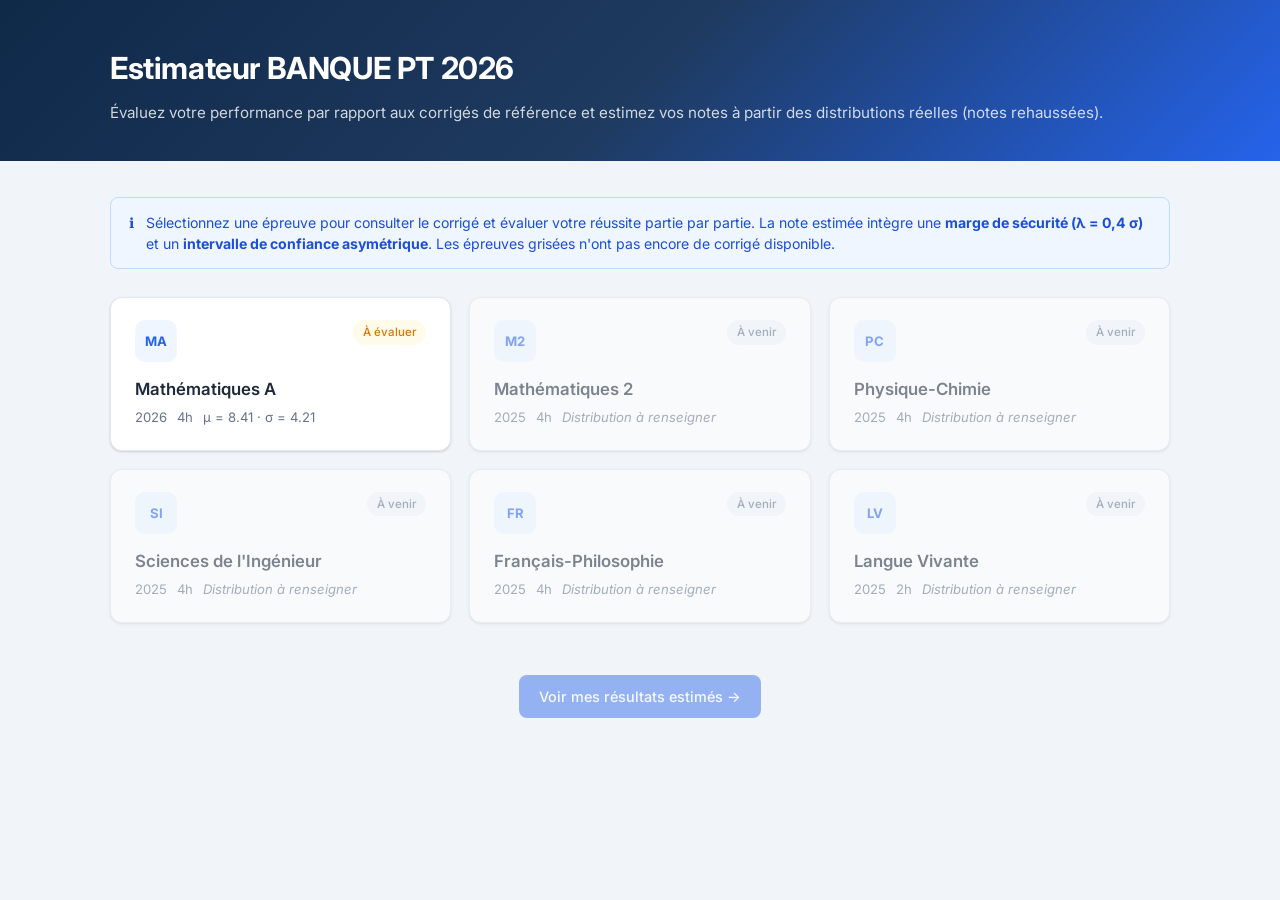
<file: index.html>
<!DOCTYPE html>
<html lang="fr">
<head>
  <meta charset="UTF-8">
  <meta name="viewport" content="width=device-width, initial-scale=1.0">
  <title>Estimateur BANQUE PT 2026</title>
  <link rel="preconnect" href="https://fonts.googleapis.com">
  <link href="https://fonts.googleapis.com/css2?family=Inter:wght@400;500;600;700&display=swap" rel="stylesheet">
  <link rel="stylesheet" href="css/style.css">
</head>
<body>

  <header class="site-header">
    <div class="container">
      <h1>Estimateur BANQUE PT 2026</h1>
      <p class="subtitle">
        Évaluez votre performance par rapport aux corrigés de référence et estimez vos notes
        à partir des distributions réelles (notes rehaussées).
      </p>
    </div>
  </header>

  <main class="container">

    <div class="info-banner">
      <span>ℹ</span>
      <p>
        Sélectionnez une épreuve pour consulter le corrigé et évaluer votre réussite partie par partie.
        La note estimée intègre une <strong>marge de sécurité (λ = 0,4 σ)</strong>
        et un <strong>intervalle de confiance asymétrique</strong>.
        Les épreuves grisées n'ont pas encore de corrigé disponible.
      </p>
    </div>

    <div class="epreuves-grid" id="epreuvesGrid"></div>

    <div class="results-cta">
      <a href="resultats.html" class="btn btn-primary" id="resultsBtn">
        Voir mes résultats estimés →
      </a>
    </div>

  </main>

  <script src="js/data/catalogue.js"></script>
  <script src="js/model.js"></script>
  <script src="js/storage.js"></script>
  <script src="js/app.js"></script>
</body>
</html>
</file>
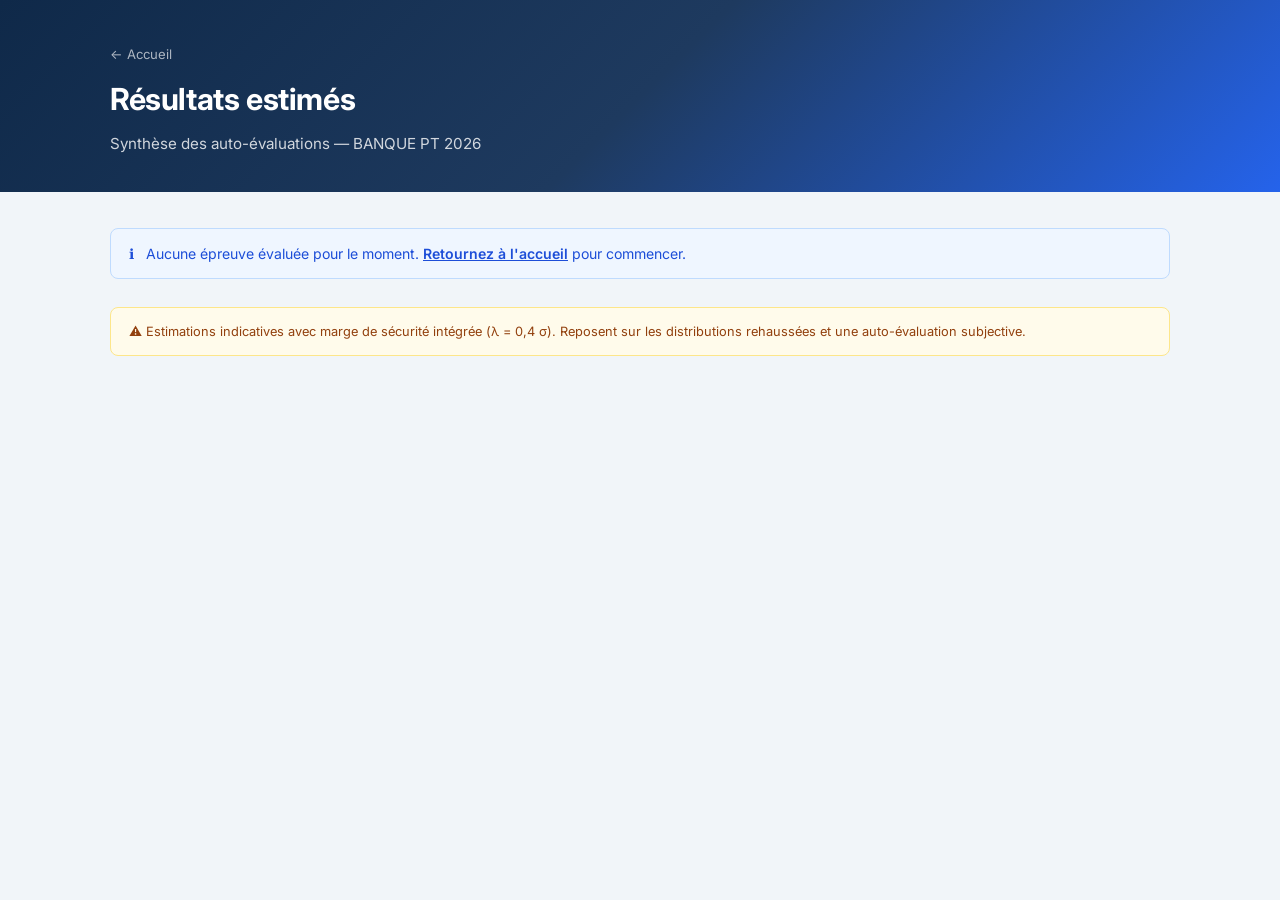
<file: resultats.html>
<!DOCTYPE html>
<html lang="fr">
<head>
  <meta charset="UTF-8">
  <meta name="viewport" content="width=device-width, initial-scale=1.0">
  <title>Résultats — BANQUE PT 2026</title>
  <link rel="preconnect" href="https://fonts.googleapis.com">
  <link href="https://fonts.googleapis.com/css2?family=Inter:wght@400;500;600;700&display=swap" rel="stylesheet">
  <link rel="stylesheet" href="css/style.css">
</head>
<body>

  <header class="site-header">
    <div class="container">
      <div class="breadcrumb"><a href="index.html">← Accueil</a></div>
      <h1>Résultats estimés</h1>
      <p class="subtitle">Synthèse des auto-évaluations — BANQUE PT 2026</p>
    </div>
  </header>

  <main class="container" style="padding-bottom:60px">

    <div id="noResults" class="info-banner" style="display:none">
      <span>ℹ</span>
      <p>
        Aucune épreuve évaluée pour le moment.
        <a href="index.html" style="color:inherit;font-weight:600">Retournez à l'accueil</a> pour commencer.
      </p>
    </div>

    <table class="results-table" id="resultsTable">
      <thead>
        <tr>
          <th>Épreuve</th>
          <th>Note centrale</th>
          <th>Intervalle</th>
          <th>Auto-éval.</th>
          <th></th>
        </tr>
      </thead>
      <tbody id="resultsTableBody"></tbody>
    </table>

    <div class="disclaimer" style="margin-top:16px">
      ⚠ Estimations indicatives avec marge de sécurité intégrée (λ = 0,4 σ).
      Reposent sur les distributions rehaussées et une auto-évaluation subjective.
    </div>

  </main>

  <script src="js/data/catalogue.js"></script>
  <script src="js/model.js"></script>
  <script src="js/storage.js"></script>
  <script src="js/resultats.js"></script>
</body>
</html>
</file>
<file: css/style.css>
/* ═══════════════════════════════════════════════════════════════
   BANQUE PT — Estimateur de notes
   ═══════════════════════════════════════════════════════════════ */

*, *::before, *::after { box-sizing: border-box; margin: 0; padding: 0; }

:root {
  --primary:        #2563EB;
  --primary-dark:   #1D4ED8;
  --primary-light:  #EFF6FF;
  --success:        #16A34A;
  --success-light:  #F0FDF4;
  --warning:        #D97706;
  --warning-light:  #FFFBEB;
  --danger:         #DC2626;
  --danger-light:   #FEF2F2;
  --orange:         #EA580C;
  --lime:           #65A30D;

  --bg:             #F1F5F9;
  --surface:        #FFFFFF;
  --text:           #1E293B;
  --text-muted:     #64748B;
  --border:         #E2E8F0;

  --shadow-sm: 0 1px 2px rgba(0,0,0,.06);
  --shadow:    0 1px 3px rgba(0,0,0,.10), 0 1px 2px rgba(0,0,0,.06);
  --shadow-md: 0 4px 6px rgba(0,0,0,.07), 0 2px 4px rgba(0,0,0,.05);

  --radius:    12px;
  --radius-sm: 8px;
  --radius-xs: 6px;
}

body {
  font-family: 'Inter', -apple-system, BlinkMacSystemFont, 'Segoe UI', sans-serif;
  background: var(--bg);
  color: var(--text);
  line-height: 1.6;
  min-height: 100vh;
}

.container {
  max-width: 1100px;
  margin: 0 auto;
  padding: 0 20px;
}

/* ── Typography ─────────────────────────────────────────────── */
h1 { font-size: 1.9rem; font-weight: 700; letter-spacing: -.4px; }
h2 { font-size: 1.4rem; font-weight: 600; }
h3 { font-size: 1.1rem; font-weight: 600; }

/* ── Header ─────────────────────────────────────────────────── */
.site-header {
  background: linear-gradient(135deg, #0F2949 0%, #1E3A5F 50%, #2563EB 100%);
  color: #fff;
  padding: 44px 0 36px;
  margin-bottom: 36px;
}
.site-header .subtitle {
  margin-top: 8px;
  opacity: .8;
  font-size: .95rem;
}
.breadcrumb {
  font-size: .82rem;
  opacity: .65;
  margin-bottom: 10px;
}
.breadcrumb a { color: #fff; text-decoration: none; }
.breadcrumb a:hover { text-decoration: underline; }

/* ── Buttons ────────────────────────────────────────────────── */
.btn {
  display: inline-flex;
  align-items: center;
  gap: 6px;
  padding: 10px 20px;
  border-radius: var(--radius-sm);
  font-weight: 500;
  font-size: .9rem;
  cursor: pointer;
  border: none;
  text-decoration: none;
  transition: all .15s ease;
}
.btn-primary { background: var(--primary); color: #fff; }
.btn-primary:hover { background: var(--primary-dark); }
.btn-secondary { background: #fff; color: var(--primary); border: 1px solid var(--border); }
.btn-secondary:hover { background: var(--primary-light); }
.btn-disabled { opacity: .45; pointer-events: none; }

/* ── Info banner ────────────────────────────────────────────── */
.info-banner {
  display: flex;
  align-items: flex-start;
  gap: 12px;
  background: var(--primary-light);
  border: 1px solid #BFDBFE;
  border-radius: var(--radius-sm);
  padding: 14px 18px;
  margin-bottom: 28px;
  font-size: .88rem;
  color: #1D4ED8;
  line-height: 1.5;
}

/* ── Grade colors ────────────────────────────────────────────── */
.grade-low      { color: var(--danger);  }
.grade-mid-low  { color: var(--orange);  }
.grade-mid      { color: var(--warning); }
.grade-mid-high { color: var(--lime);    }
.grade-high     { color: var(--success); }

/* ── Épreuves grid (index) ──────────────────────────────────── */
.epreuves-grid {
  display: grid;
  grid-template-columns: repeat(auto-fill, minmax(300px, 1fr));
  gap: 18px;
  margin-bottom: 36px;
}

.epreuve-card {
  background: var(--surface);
  border-radius: var(--radius);
  padding: 22px 24px;
  box-shadow: var(--shadow);
  border: 1.5px solid var(--border);
  text-decoration: none;
  color: var(--text);
  transition: transform .2s ease, box-shadow .2s ease, border-color .2s ease;
  display: flex;
  flex-direction: column;
  gap: 14px;
}
.epreuve-card:hover { box-shadow: var(--shadow-md); transform: translateY(-2px); border-color: var(--primary); }
.epreuve-card.unavailable { opacity: .55; cursor: default; }
.epreuve-card.unavailable:hover { transform: none; border-color: var(--border); box-shadow: var(--shadow); }

.card-header { display: flex; align-items: flex-start; justify-content: space-between; }

.card-code {
  width: 42px; height: 42px;
  border-radius: 10px;
  background: var(--primary-light);
  color: var(--primary);
  display: flex; align-items: center; justify-content: center;
  font-weight: 700; font-size: .82rem;
}

.status-badge {
  font-size: .72rem;
  padding: 3px 10px;
  border-radius: 100px;
  font-weight: 500;
}
.status-pending   { background: #F1F5F9; color: var(--text-muted); }
.status-available { background: var(--warning-light); color: var(--warning); }
.status-done      { background: var(--success-light); color: var(--success); }

.card-title { font-size: 1.05rem; font-weight: 600; }
.card-meta  { font-size: .82rem; color: var(--text-muted); display: flex; flex-wrap: wrap; gap: 10px; margin-top: 4px; }

.card-grade { display: flex; align-items: baseline; justify-content: space-between; padding-top: 4px; border-top: 1px solid var(--border); }
.grade-display { font-size: 2rem; font-weight: 700; line-height: 1; }
.grade-denom { font-size: 1rem; opacity: .5; margin-left: 1px; }
.grade-interval { font-size: .75rem; color: var(--text-muted); text-align: right; line-height: 1.6; }

.results-cta { text-align: center; padding: 16px 0 56px; }

/* ── Épreuve detail page ─────────────────────────────────────── */
.epreuve-stats { display: flex; flex-wrap: wrap; gap: 18px; margin-top: 14px; font-size: .88rem; opacity: .82; }
.stat-item { display: flex; align-items: center; gap: 6px; }

.epreuve-layout {
  display: grid;
  grid-template-columns: 1fr 276px;
  gap: 28px;
  align-items: start;
  margin-bottom: 60px;
}

/* Progress bar */
.progress-container { margin-bottom: 20px; }
.progress-label  { display: flex; justify-content: space-between; font-size: .8rem; color: var(--text-muted); margin-bottom: 6px; }
.progress-bar    { height: 5px; background: var(--border); border-radius: 3px; overflow: hidden; }
.progress-fill   { height: 100%; background: var(--primary); border-radius: 3px; transition: width .35s ease; }

/* Partie card */
.partie-card {
  background: var(--surface);
  border-radius: var(--radius);
  border: 1px solid var(--border);
  box-shadow: var(--shadow);
  margin-bottom: 20px;
  overflow: hidden;
}
.partie-header {
  display: flex; justify-content: space-between; align-items: center;
  padding: 16px 22px;
  background: #F8FAFC;
  border-bottom: 1px solid var(--border);
}
.partie-title  { font-weight: 600; font-size: .95rem; }
.partie-points {
  font-size: .75rem; color: var(--text-muted);
  background: var(--border); padding: 3px 10px; border-radius: 100px;
}

/* Questions */
.question-block {
  padding: 20px 22px;
  border-bottom: 1px solid var(--border);
}
.question-block:last-of-type { border-bottom: none; }

.question-num {
  font-size: .74rem; font-weight: 600;
  color: var(--primary);
  text-transform: uppercase; letter-spacing: .5px;
  margin-bottom: 8px;
}
.question-enonce {
  font-size: .9rem; line-height: 1.7;
  padding: 10px 14px;
  background: #F8FAFC;
  border-left: 3px solid var(--primary);
  border-radius: 0 var(--radius-xs) var(--radius-xs) 0;
  margin-bottom: 14px;
}
.corrige-label {
  font-size: .76rem; font-weight: 600;
  color: var(--success);
  margin-bottom: 8px;
}
.question-corrige { font-size: .88rem; line-height: 1.85; }

/* KaTeX display override */
.katex-display { overflow-x: auto; margin: 10px 0; }

/* Assessment section */
.assessment-section {
  background: #F8FAFC;
  border-top: 1.5px solid var(--border);
  padding: 16px 22px;
}
.assessment-label {
  font-size: .82rem; font-weight: 500;
  color: var(--text-muted); margin-bottom: 10px;
}
.assessment-buttons { display: flex; gap: 8px; flex-wrap: wrap; }

.assess-btn {
  flex: 1; min-width: 72px;
  padding: 9px 6px;
  border-radius: var(--radius-sm);
  border: 1.5px solid var(--border);
  background: #fff;
  cursor: pointer;
  text-align: center;
  transition: all .15s ease;
  display: flex; flex-direction: column; align-items: center; gap: 2px;
}
.assess-btn:hover { border-color: var(--primary); }
.assess-pct { font-size: .9rem; font-weight: 600; color: var(--text); }
.assess-lbl { font-size: .68rem; color: var(--text-muted); }

.assess-btn.selected .assess-pct { color: #fff; }
.assess-btn.selected .assess-lbl { color: rgba(255,255,255,.8); }
.assess-btn[data-value="0"].selected   { background: var(--danger);  border-color: var(--danger);  }
.assess-btn[data-value="25"].selected  { background: var(--orange);  border-color: var(--orange);  }
.assess-btn[data-value="50"].selected  { background: var(--warning); border-color: var(--warning); }
.assess-btn[data-value="75"].selected  { background: var(--lime);    border-color: var(--lime);    }
.assess-btn[data-value="100"].selected { background: var(--success); border-color: var(--success); }

/* Grade estimator (sticky sidebar) */
.grade-estimator {
  position: sticky; top: 24px;
  background: var(--surface);
  border-radius: var(--radius);
  padding: 20px;
  box-shadow: var(--shadow-md);
  border: 1px solid var(--border);
}
.estimator-title {
  font-size: .76rem; font-weight: 700;
  color: var(--text-muted);
  text-transform: uppercase; letter-spacing: .7px;
  margin-bottom: 14px;
}
.estimated-grade {
  font-size: 3.2rem; font-weight: 700; line-height: 1;
  text-align: center; margin: 12px 0 4px;
}
.estimator-sublabel {
  font-size: .76rem; color: var(--text-muted); text-align: center; margin-bottom: 16px;
}
.estimator-waiting {
  font-size: .82rem; color: var(--text-muted);
  text-align: center; line-height: 1.5; padding: 8px 0;
}
.estimator-meta {
  margin-top: 14px; font-size: .72rem;
  color: var(--text-muted); line-height: 1.7;
  border-top: 1px solid var(--border); padding-top: 12px;
}

/* Confidence bar */
.confidence-bar {
  position: relative; height: 8px;
  background: var(--border); border-radius: 4px;
  margin: 10px 0 4px; overflow: visible;
}
.confidence-range {
  position: absolute; height: 100%; border-radius: 4px;
  background: var(--primary); opacity: .25;
}
.confidence-point {
  position: absolute; width: 14px; height: 14px;
  background: var(--primary); border: 2px solid #fff;
  border-radius: 50%; top: -3px; transform: translateX(-50%);
  box-shadow: 0 1px 4px rgba(0,0,0,.2);
}
.confidence-labels {
  display: flex; justify-content: space-between;
  font-size: .72rem; color: var(--text-muted);
}

/* Empty state */
.empty-state {
  text-align: center; padding: 64px 20px;
  background: var(--surface); border-radius: var(--radius);
  border: 1px dashed var(--border); color: var(--text-muted);
}
.empty-icon { font-size: 2.5rem; margin-bottom: 16px; }
.empty-state h3 { margin-bottom: 8px; color: var(--text); }
.empty-state p  { font-size: .88rem; line-height: 1.6; }

/* ── Results table ───────────────────────────────────────────── */
.results-table {
  width: 100%; border-collapse: collapse;
  background: var(--surface);
  border-radius: var(--radius); overflow: hidden;
  box-shadow: var(--shadow); border: 1px solid var(--border);
  margin-bottom: 20px;
}
.results-table th {
  background: #F8FAFC;
  padding: 13px 18px;
  text-align: left; font-size: .76rem; font-weight: 600;
  color: var(--text-muted); text-transform: uppercase; letter-spacing: .5px;
  border-bottom: 1px solid var(--border);
}
.results-table td { padding: 15px 18px; border-bottom: 1px solid var(--border); font-size: .88rem; }
.results-table tr:last-child td { border-bottom: none; }
.results-table tr:hover td { background: #F8FAFC; }

.table-sub      { font-size: .75rem; color: var(--text-muted); margin-top: 2px; }
.table-grade    { font-weight: 700; font-size: 1rem; }
.table-interval { color: var(--text-muted); }
.table-pct      { color: var(--text-muted); }
.table-link     { color: var(--primary); font-size: .82rem; text-decoration: none; }
.table-link:hover { text-decoration: underline; }

.disclaimer {
  padding: 14px 18px;
  background: var(--warning-light);
  border: 1px solid #FDE68A;
  border-radius: var(--radius-sm);
  font-size: .8rem;
  color: #92400E;
  line-height: 1.5;
}

/* ── Corrigé ────────────────────────────────────────────────── */
.result-box {
  background: #F0FDF4;
  border: 1.5px solid #86EFAC;
  border-radius: var(--radius-sm);
  padding: 12px 16px;
  margin: 10px 0 4px;
  overflow-x: auto;
}
.code-block {
  background: #1E293B;
  color: #E2E8F0;
  font-family: 'Fira Code', 'Courier New', monospace;
  font-size: .82rem;
  line-height: 1.6;
  padding: 14px 16px;
  border-radius: var(--radius-sm);
  margin: 10px 0;
  overflow-x: auto;
  white-space: pre;
}
.meta-dim { color: var(--text-muted); font-style: italic; }

/* ── Responsive ─────────────────────────────────────────────── */
@media (max-width: 768px) {
  .epreuve-layout { grid-template-columns: 1fr; }
  .grade-estimator { position: static; order: -1; }
  .assessment-buttons .assess-lbl { display: none; }
  .assess-btn { padding: 10px 4px; }
}
@media (max-width: 520px) {
  h1 { font-size: 1.5rem; }
  .epreuves-grid { grid-template-columns: 1fr; }
  .results-table th:nth-child(3),
  .results-table td:nth-child(3) { display: none; }
}
</file>
